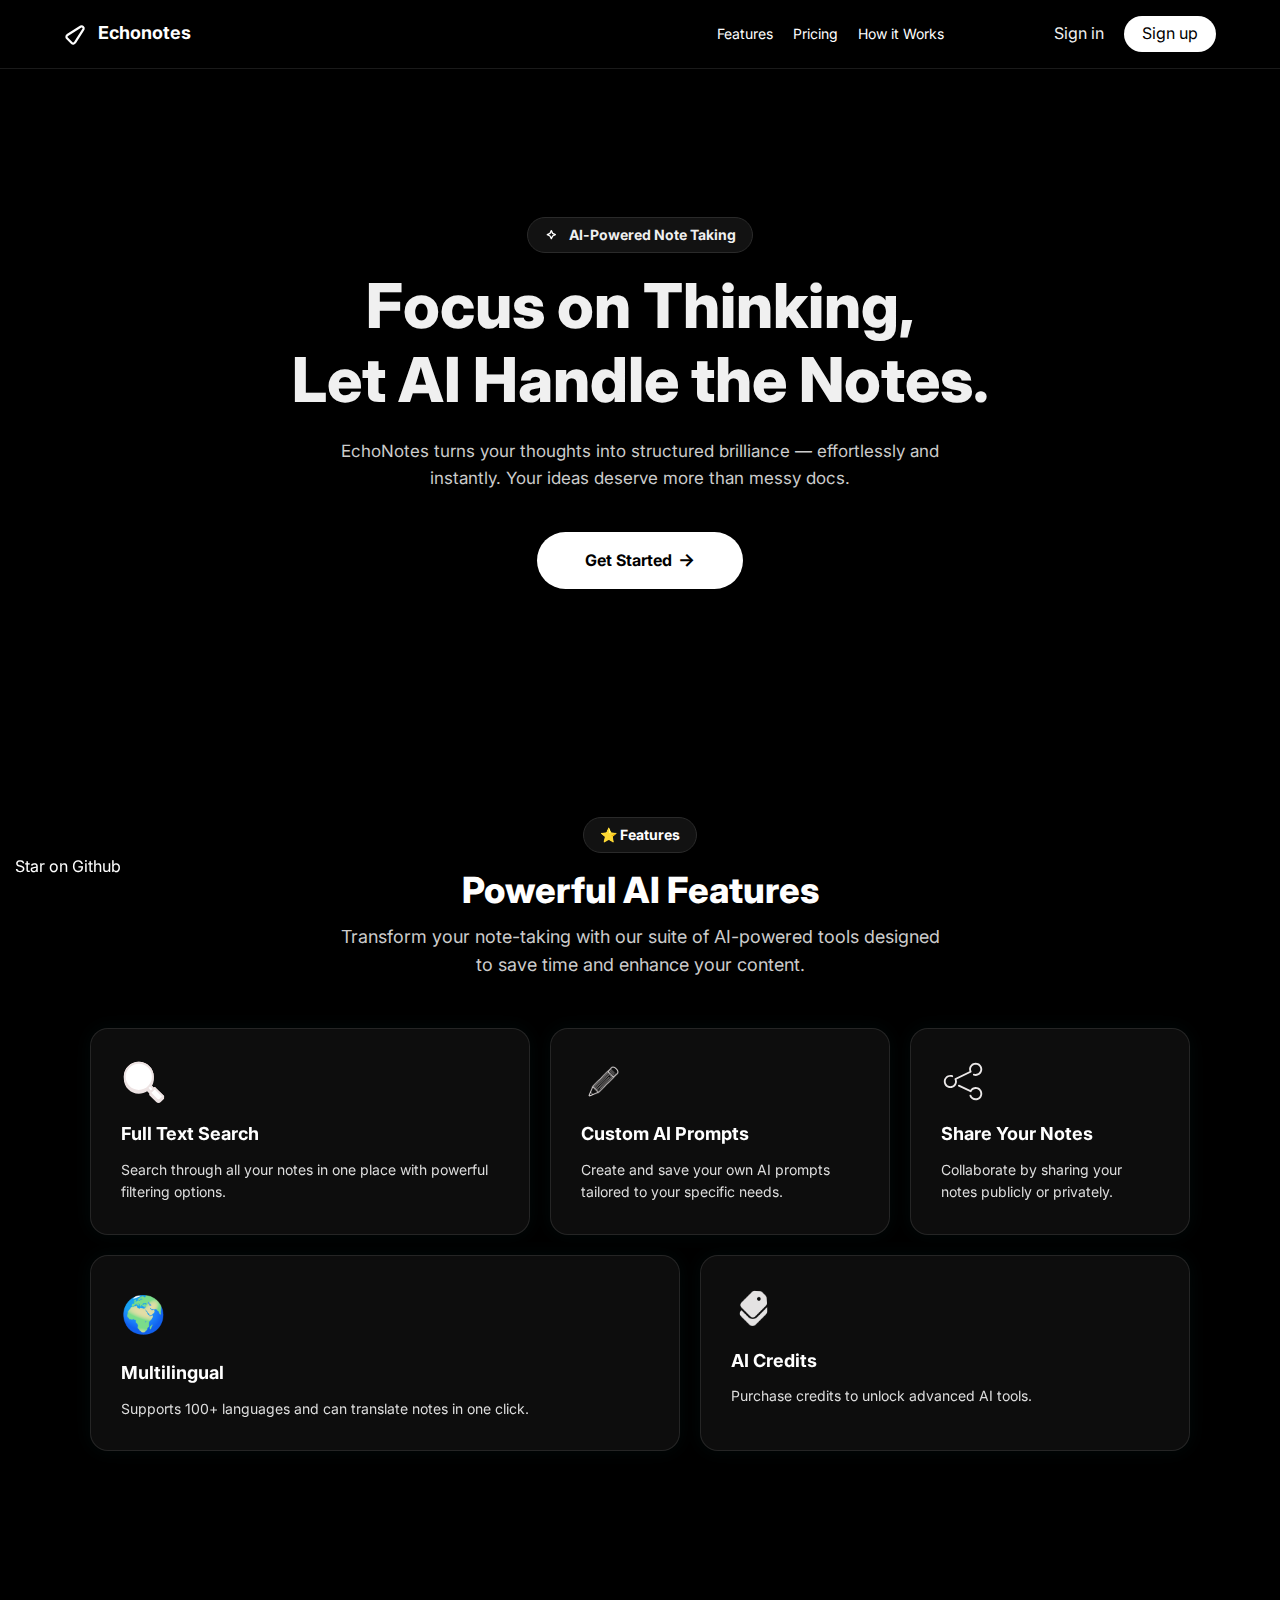
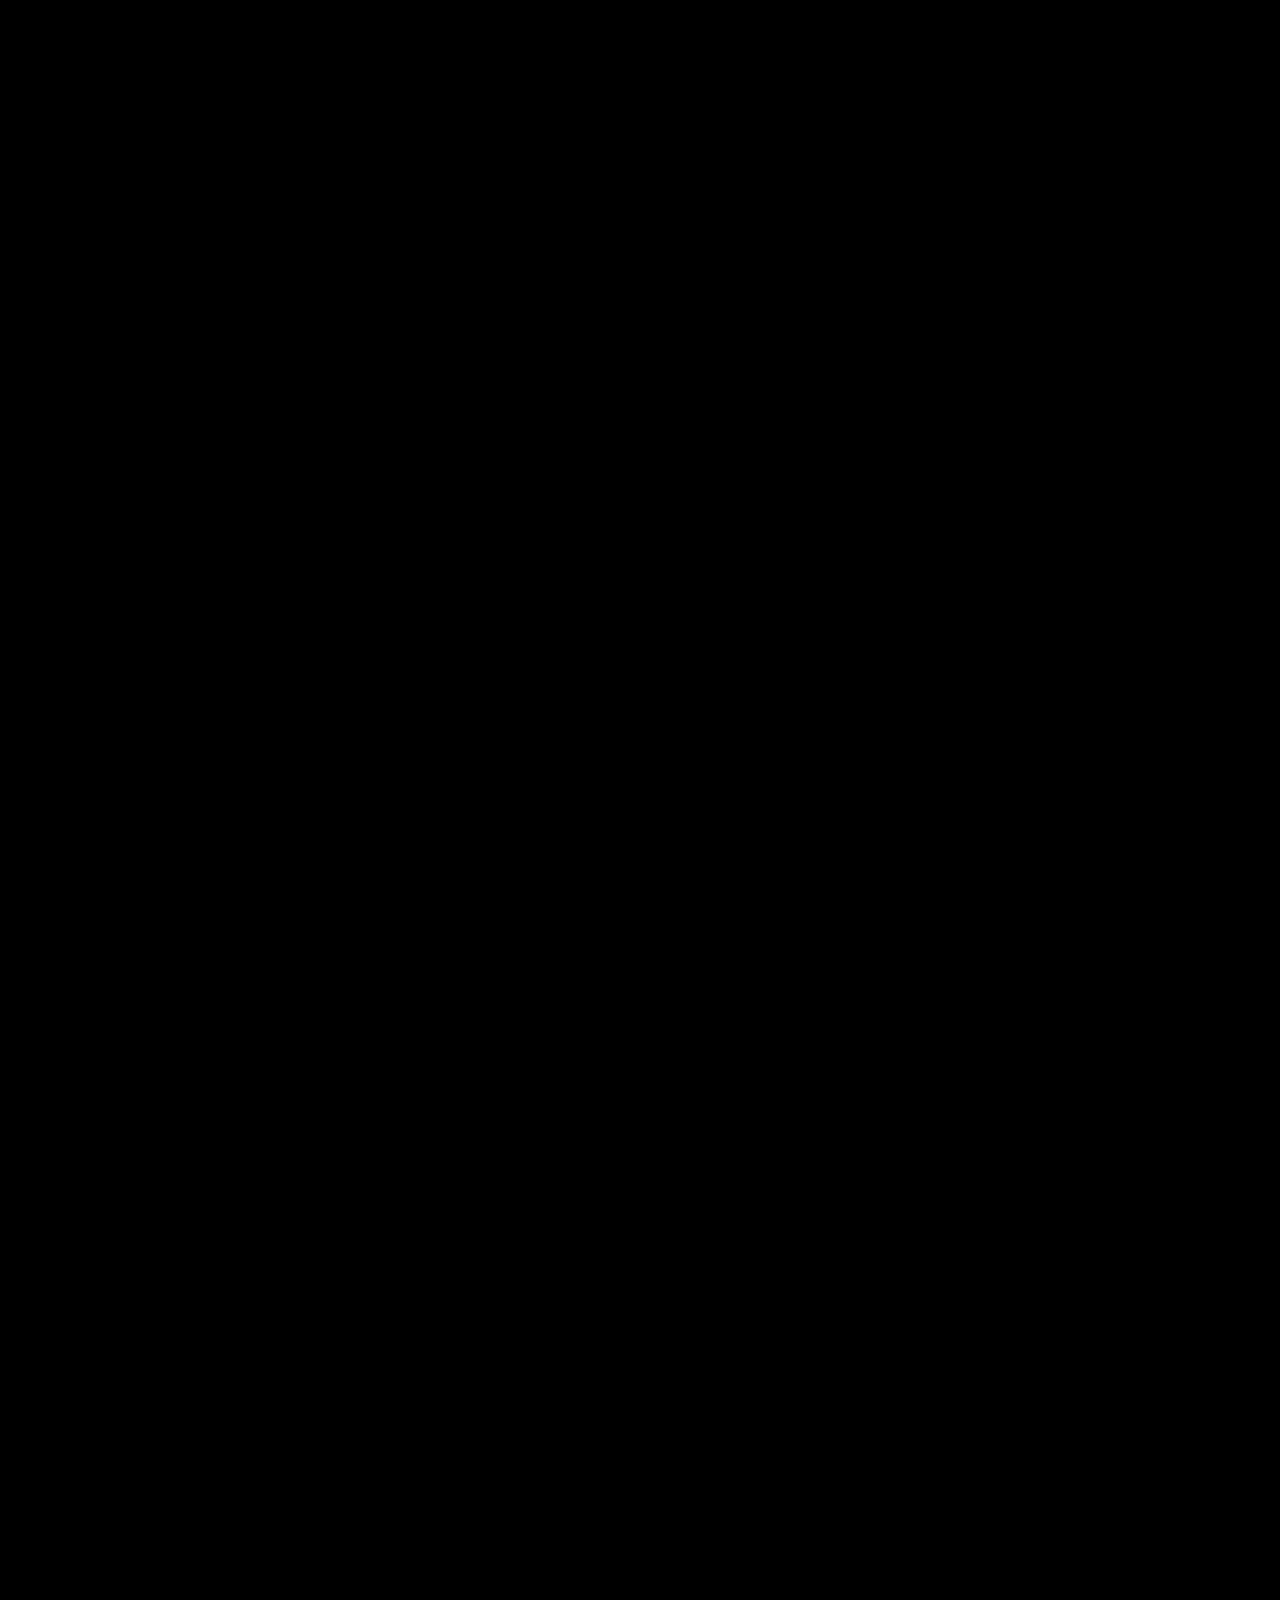
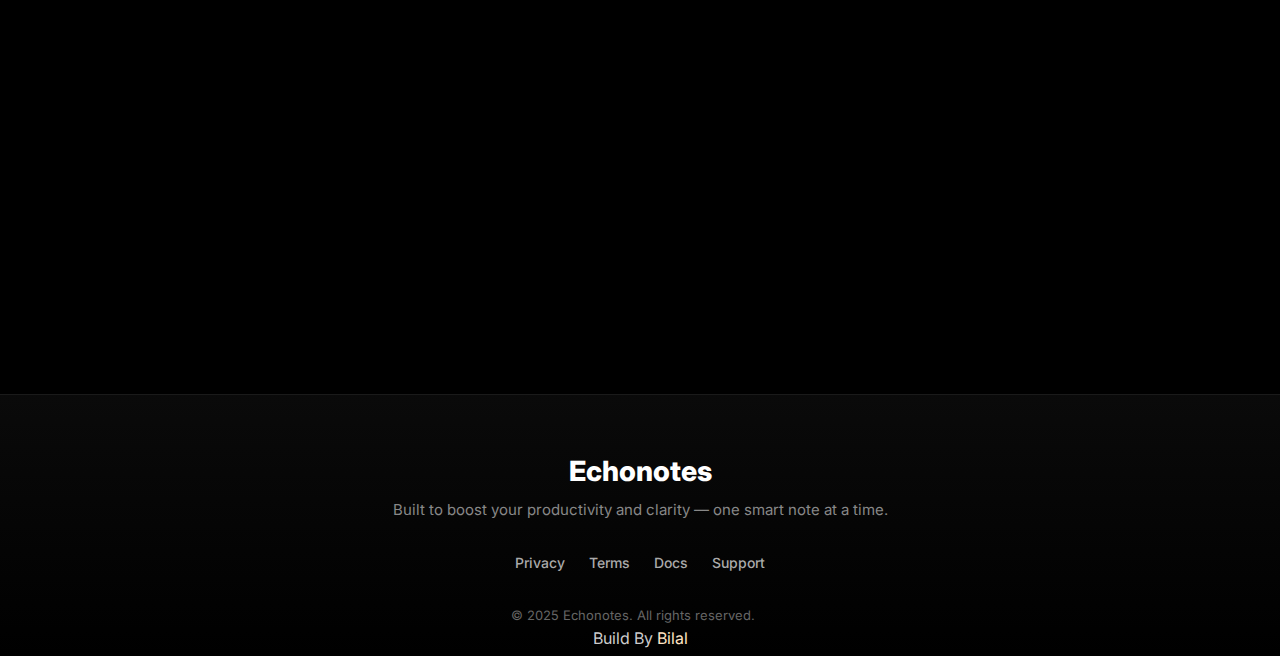
<file: index.html>
<!DOCTYPE html>
<html lang="en">
<head>
  <meta charset="UTF-8">
  <meta name="viewport" content="width=device-width, initial-scale=1.0">
  <title>Echonotes – Capture, Organize, Elevate</title>
  <!-- Style Sheet -->
  <link rel="stylesheet" href="style.css">
  <link rel="stylesheet" href="responsive.css">
  <!-- Favicon -->
  <link rel="shortcut icon" href="./assets/notes.png" type="image/x-icon">
  <!-- Google Fonts -->
  <link href="https://fonts.googleapis.com/css2?family=Inter:wght@400;600;700&display=swap" rel="stylesheet">
</head>
<body>
  <!-- <div class="container"> -->
  <nav class="navbar">
  <div class="logo" onclick="refresh()">
    <!-- Pencil Icon -->
    <svg xmlns="http://www.w3.org/2000/svg" fill="none" viewBox="0 0 24 24">
      <path stroke-linecap="round" stroke-linejoin="round"
        d="M16.862 4.487a2.032 2.032 0 0 1 2.65 2.65L10.955 20.55a2.032 2.032 0 0 1-3.199.408L3.05 16.25a2.032 2.032 0 0 1 .408-3.2L16.862 4.487Z" />
    </svg>
    <span>Echonotes</span>
  </div>

  <!-- Hamburger -->
  <div class="hamburger" id="hamburger">
    <span></span>
    <span></span>
    <span></span>
  </div>

  <!-- nav menu (links + buttons) -->
  <div class="nav-menu" id="navMenu">
    <div class="navLinks">
      <a href="#features">Features</a>
        <a href="#pricing">Pricing</a>
      <a href="#howItWorks">How it Works</a>
    </div>
    <div class="nav-buttons">
      <a href="signUp.html">Sign in</a>
      <a href="signUp.html" class="signup-button">Sign up</a>
    </div>
  </div>
</nav>


   <section class="hero fade-in">
    <div class="badge">
      <!-- Sparkles icon -->
      <svg xmlns="http://www.w3.org/2000/svg" fill="none" viewBox="0 0 24 24" stroke="white">
        <path stroke-linecap="round" stroke-linejoin="round" stroke-width="2" d="M9 12l2 4 2-4 4-2-4-2-2-4-2 4-4 2 4 2z" />
      </svg>
      AI-Powered Note Taking
    </div>

    <h1 class="hero-title">Focus on Thinking,<br>Let AI Handle the Notes.</h1>
    <p class="hero-subtitle">EchoNotes turns your thoughts into structured brilliance — effortlessly and instantly.  Your ideas deserve more than messy docs.
      </p>

    <a href="noteHolder.html" class="hero-button">
      Get Started <span class="arrow">→</span>
    </a>
  </section>

  <section class="features-section hidden-section" id="features">
  <div class="badge">⭐ Features</div>
  <h2 class="features-title">Powerful AI Features</h2>
  <p class="features-subtitle">Transform your note-taking with our suite of AI-powered tools designed to save time and enhance your content.</p>

  <div class="features-grid">
    <div class="feature-card large">
      <div class="feature-icon"> <img src="./assets/icons8-search.svg" alt=""></div>
      <div class="feature-title">Full Text Search</div>
      <div class="feature-desc">Search through all your notes in one place with powerful filtering options.</div>
    </div>

    <div class="feature-card small">
      <div class="feature-icon"><img src="./assets/icons8-pencil-100.png" alt=""></div>
      <div class="feature-title">Custom AI Prompts</div>
      <div class="feature-desc">Create and save your own AI prompts tailored to your specific needs.</div>
    </div>

    <div class="feature-card">
      <div class="feature-icon"><img src="./assets/icons8-share.svg" alt=""></div>
      <div class="feature-title">Share Your Notes</div>
      <div class="feature-desc">Collaborate by sharing your notes publicly or privately.</div>
    </div>

    <div class="feature-card large">
      <div class="feature-icon">🌍</div>
      <div class="feature-title">Multilingual</div>
      <div class="feature-desc">Supports 100+ languages and can translate notes in one click.</div>
    </div>

    <div class="feature-card small">
      <div class="feature-icon"><img src="./assets/icons8-pricing-64.png" alt=""></div>
      <div class="feature-title">AI Credits</div>
      <div class="feature-desc">Purchase credits to unlock advanced AI tools.</div>
    </div>
  </div>
</section>



  <section class="how-it-works hidden-section" id="howItWorks">
  <p class="label">🚀 Simple Process</p>
  <h2>How It Works</h2>
  <p class="subtext">Getting started with Notes AI is simple. Create, enhance, and organize your notes in just a few steps.</p>
  <div class="steps">
    <div class="step">
      <div class="circle">1</div>
      <h4>Create a Note</h4>
      <p>Start writing your thoughts in our clean, distraction-free editor.</p>
    </div>
    <div class="step">
      <div class="circle">2</div>
      <h4>Enhance with AI</h4>
      <p>Use AI to summarize, translate, or improve your notes instantly.</p>
    </div>
    <div class="step">
      <div class="circle">3</div>
      <h4>Organize & Find</h4>
      <p>Tag or favorite your notes for easy organization and retrieval.</p>
    </div>
  </div>
</section>


<section class="pricing-section hidden-section" id="pricing">
  <div class="badge">💸 Pricing</div>
  <h2 class="pricing-title">Choose Your Plan</h2>
  <p class="pricing-subtitle">Whether you're just starting or scaling, we’ve got a plan for you.</p>

  <div class="pricing-cards">
    <!-- Free Plan -->
    <div class="pricing-card">
      <h3 class="plan-name">Free</h3>
      <p class="plan-price">$0<span>/mo</span></p>
      <ul class="plan-features">
        <li>✔ Basic AI Tools</li>
        <li>✔ 10 Notes / mo</li>
        <li>✔ Community Support</li>
      </ul>
      <a href="#" class="plan-btn">Get Started</a>
    </div>

    <!-- Pro Plan (Highlighted) -->
    <div class="pricing-card recommended">
      <div class="recommended-badge">Popular</div>
      <h3 class="plan-name">Pro</h3>
      <p class="plan-price">$9<span>/mo</span></p>
      <ul class="plan-features">
        <li>✔ All Free Features</li>
        <li>✔ Unlimited Notes</li>
        <li>✔ Custom AI Prompts</li>
        <li>✔ Priority Support</li>
      </ul>
      <a href="#" class="plan-btn">Upgrade</a>
    </div>

    <!-- Premium Plan -->
    <div class="pricing-card">
      <h3 class="plan-name">Premium</h3>
      <p class="plan-price">$19<span>/mo</span></p>
      <ul class="plan-features">
        <li>✔ All Pro Features</li>
        <li>✔ Team Collaboration</li>
        <li>✔ AI Assistant Access</li>
        <li>✔ Early Feature Access</li>
      </ul>
      <a href="#" class="plan-btn">Go Premium</a>
    </div>
  </div>
</section>


<section class="cta hidden-section">
  <p class="cta-label">✨ Start Today</p>
  <h2 class="cta-heading">
    Ready to Transform<br>Your Note-Taking?
  </h2>
  <p class="cta-subtext">
    Join thousands of users who've upgraded their notes using AI tools built for productivity.
  </p>
  <button class="cta-button" onclick="document.location.href = 'noteHolder.html';">Get Started for Free →</button>
</section>
  <!-- </div> -->


  <footer class="footer">
  <div class="footer-content">
    <h3 class="footer-logo">Echonotes</h3>
    <p class="footer-tagline">Built to boost your productivity and clarity — one smart note at a time.</p>
    <div class="footer-links">
      <a href="#">Privacy</a>
      <a href="#">Terms</a>
      <a href="#">Docs</a>
      <a href="#">Support</a>
    </div>
    <p class="footer-copy">© 2025 Echonotes. All rights reserved.</p>
    <p>Build By <span style="color: bisque;">Bilal</span></p>
  </div>
</footer>

<a href="https://github.com/byllzz" target="_blank" rel="noopener noreferrer" aria-label="GitHub" class="floating-btn-git">Star on Github</a>

<script src="script.js"></script>
</body>
</html>
</file>
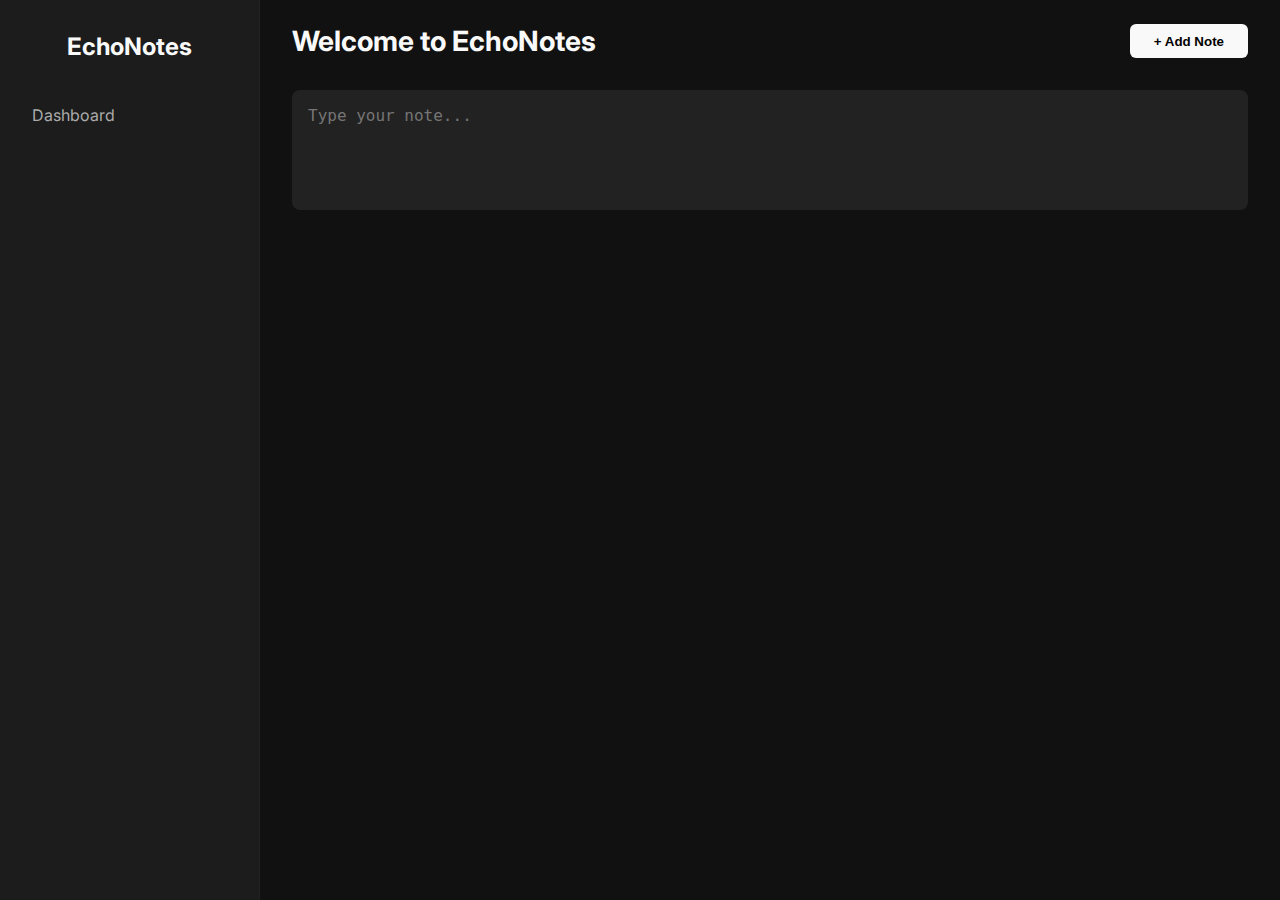
<file: noteHolder.html>
<!DOCTYPE html>
<html lang="en">
<head>
  <meta charset="UTF-8" />
  <meta name="viewport" content="width=device-width, initial-scale=1.0"/>
  <title>Notes - Echonotes</title>
  <link href="https://fonts.googleapis.com/css2?family=Inter:wght@400;600;700&display=swap" rel="stylesheet">
  <link rel="shortcut icon" href="./assets/notes.png" type="image/x-icon">
  <style>
    :root {
      --bg: #111;
      --bg-secondary: #1c1c1c;
      --accent: #f9f9f9;
      --text: #f0f0f0;
      --muted: #aaa;
    }

    * {
      margin: 0;
      padding: 0;
      box-sizing: border-box;
    }

    body {
      font-family: 'Inter', sans-serif;
      background-color: var(--bg);
      color: var(--text);
      display: flex;
      height: 100vh;
      overflow: hidden;
    }

    .sidebar {
      width: 260px;
      background-color: var(--bg-secondary);
      border-right: 1px solid #222;
      padding: 2rem 1rem;
      display: flex;
      flex-direction: column;
      justify-content: space-between;
      transition: transform 0.3s ease-in-out;
    }

    .sidebar h2 {
      font-size: 1.5rem;
      color: var(--accent);
      text-align: center;
      margin-bottom: 2rem;
    }

    .nav-links a {
      display: flex;
      align-items: center;
      gap: 10px;
      color: var(--muted);
      text-decoration: none;
      padding: 0.75rem 1rem;
      border-radius: 6px;
      transition: 0.2s;
    }

    .nav-links a:hover {
      background-color: #2a2a2a;
      color: var(--text);
    }

    .main {
      flex: 1;
      display: flex;
      flex-direction: column;
      padding: 1.5rem 2rem;
      overflow-y: auto;
    }

    .header {
      display: flex;
      justify-content: space-between;
      align-items: center;
      margin-bottom: 2rem;
      flex-wrap: wrap;
      gap: 1rem;
    }

    .header h1 {
      font-size: 1.75rem;
      color: var(--accent);
    }

    .note-input {
      display: flex;
      flex-direction: column;
      gap: 1rem;
      margin-bottom: 2rem;
    }

    textarea {
      width: 100%;
      background-color: #222;
      color: #fff;
      padding: 1rem;
      font-size: 1rem;
      border: none;
      border-radius: 8px;
      resize: none;
      height: 120px;
    }

    button {
      padding: 0.6rem 1.5rem;
      background-color: var(--accent);
      border: none;
      color: #000;
      font-weight: bold;
      border-radius: 6px;
      cursor: pointer;
    }

    .notes-list {
      display: flex;
      flex-direction: column;
      gap: 1rem;
    }

    .note-card {
      background-color: var(--bg-secondary);
      padding: 1rem;
      border-radius: 10px;
      border: 1px solid #2c2c2c;
      position: relative;
    }

    .note-card small {
      color: var(--muted);
      display: block;
      margin-bottom: 0.5rem;
    }

    .note-card .actions {
      position: absolute;
      top: 10px;
      right: 10px;
      display: flex;
      gap: 10px;
    }

    .note-card .actions button {
      background: none;
      color: var(--muted);
      font-size: 1.1rem;
    }

    @media (max-width: 768px) {
      body {
        flex-direction: column;
      }

      .sidebar {
        width: 100%;
        flex-direction: row;
        overflow-x: auto;
        border-right: none;
        border-bottom: 1px solid #222;
      }

      .sidebar h2 {
        display: none;
      }

      .nav-links {
        display: flex;
        flex-direction: row;
        flex-wrap: nowrap;
        gap: 1rem;
        overflow-x: auto;
        padding: 0 1rem;
      }

      .main {
        padding: 1rem;
        flex: 1;
      }
    }
  </style>
</head>
<body>
  <aside class="sidebar">
    <div>
      <h2>EchoNotes</h2>
      <nav class="nav-links">
        <a href="index.html">Dashboard</a>
      </nav>
    </div>
  </aside>

  <main class="main">
    <div class="header">
      <h1>Welcome to EchoNotes</h1>
      <button id="add-note-btn">+ Add Note</button>
    </div>
    <div class="note-input">
      <textarea id="note-input" placeholder="Type your note..."></textarea>
    </div>
    <div class="notes-list" id="notes-list">
      <!-- Notes will go here -->
    </div>
  </main>

  <script>
    const noteInput = document.getElementById('note-input');
    const addNoteBtn = document.getElementById('add-note-btn');
    const notesList = document.getElementById('notes-list');
    let notes = JSON.parse(localStorage.getItem('notes')) || [];

    const renderNotes = () => {
      notesList.innerHTML = '';
      notes.forEach((note, i) => {
        const card = document.createElement('div');
        card.className = 'note-card';
        card.innerHTML = `
          <small>${new Date(note.date).toLocaleString()}</small>
          <p>${note.text}</p>
          <div class="actions">
            <button onclick="editNote(${i})">✏️</button>
            <button onclick="deleteNote(${i})">🗑️</button>
          </div>
        `;
        notesList.appendChild(card);
      });
    };

    const addNote = () => {
      const text = noteInput.value.trim();
      if (text) {
        notes.unshift({ text, date: new Date() });
        noteInput.value = '';
        localStorage.setItem('notes', JSON.stringify(notes));
        renderNotes();
      }
    };

    const editNote = (i) => {
      const newText = prompt('Edit your note:', notes[i].text);
      if (newText !== null) {
        notes[i].text = newText;
        localStorage.setItem('notes', JSON.stringify(notes));
        renderNotes();
      }
    };

    const deleteNote = (i) => {
      if (confirm('Delete this note?')) {
        notes.splice(i, 1);
        localStorage.setItem('notes', JSON.stringify(notes));
        renderNotes();
      }
    };

    addNoteBtn.addEventListener('click', addNote);
    renderNotes();
  </script>
</body>
</html>
</file>
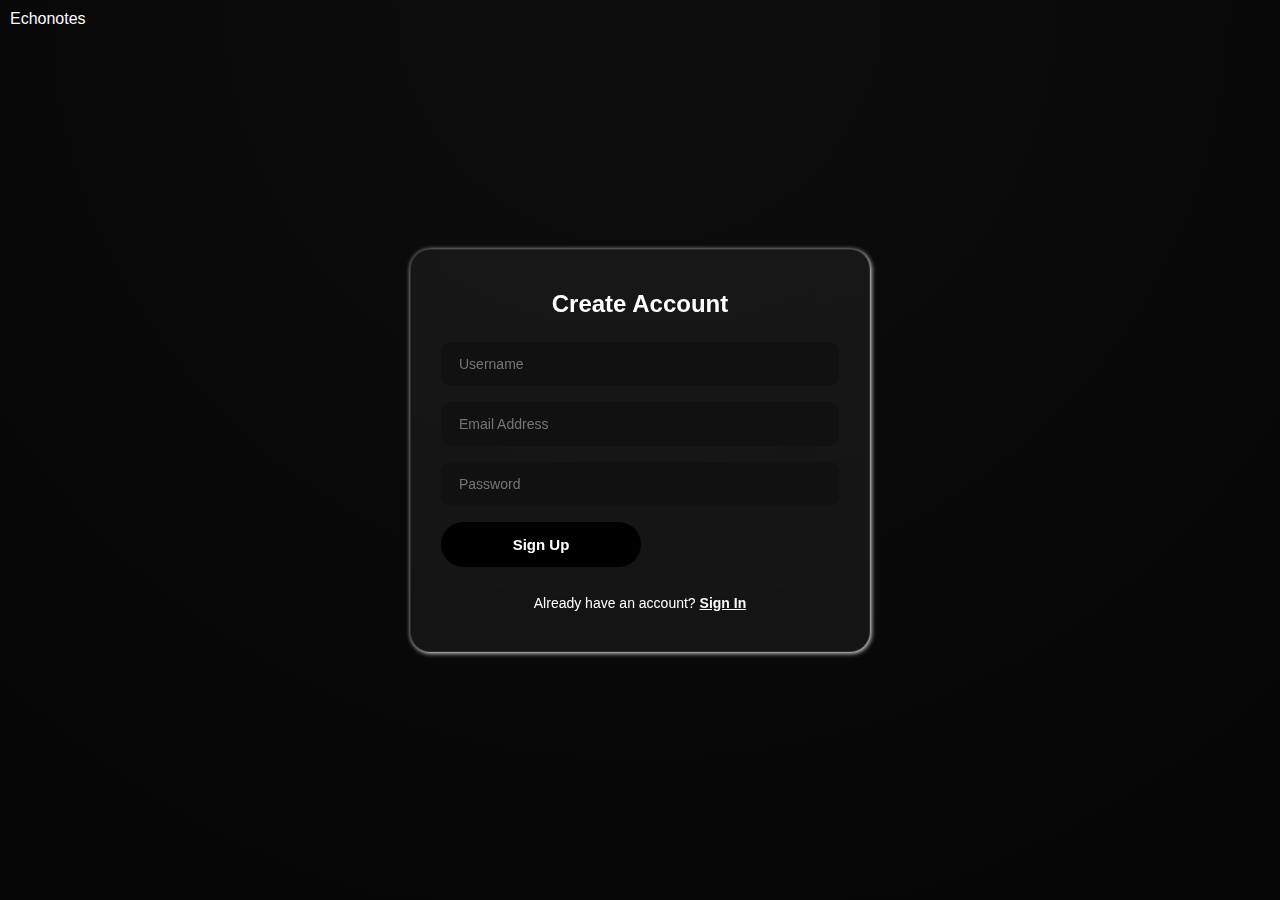
<file: signUp.html>
<!DOCTYPE html>
<html lang="en">
<head>
  <meta charset="UTF-8" />
  <meta name="viewport" content="width=device-width, initial-scale=1.0" />
  <title>Sign Up | EchoNotes</title>
  <link rel="shortcut icon" href="./assets/notes.png" type="image/x-icon">
<style>
  /* Reset */
* {
  margin: 0;
  padding: 0;
  box-sizing: border-box;
}

/* Body and Background */
body {
  font-family: 'Segoe UI', sans-serif;
  background: radial-gradient(circle at top, #0d0d0d, #050505);
  height: 100vh;
  color: white;
  display: flex;
  align-items: center;
  justify-content: center;
  overflow: hidden;
}

/* Container */
.signup-container {
  position: relative;
  width: 100%;
  max-width: 500px;
  padding: 20px;
  z-index: 2;
}

/* Neon Blur Effect Behind Card */
.neon-glow {
  position: absolute;
  width: 350px;
  height: 350px;
  background: #00f0ff;
  filter: blur(120px);
  border-radius: 50%;
  z-index: 1;
  top: 50%;
  left: 50%;
  transform: translate(-50%, -50%);
}

/* Card */
.signup-card {
  position: relative;
  background: rgba(255, 255, 255, 0.05);
  border: 1px solid rgba(255, 255, 255, 0.1);
  backdrop-filter: blur(20px);
  border-radius: 20px;
  padding: 40px 30px;
  box-shadow: 1px 1px 5px #fdfdfd;
  z-index: 3;
}

/* Heading */
.signup-card h2 {
  font-size: 24px;
  margin-bottom: 24px;
  text-align: center;
}

/* Form */
.signup-card form {
  display: flex;
  flex-direction: column;
  gap: 16px;
}

/* Inputs */
.signup-card input {
  padding: 14px 18px;
  border: none;
  border-radius: 10px;
  background-color: #111;
  color: white;
  font-size: 14px;
  outline: 2px solid transparent;
  transition: all 0.3s ease;
}

.signup-card input:focus {
  outline: 2px solid #fdfdfd;
  box-shadow: 0 0 12px #fdfdfd;
}

/* Button */
.signup-card button {
  padding: 14px;
  background:black;
  border: none;
  border-radius: 999px;
  font-weight: bold;
  font-size: 15px;
  cursor: pointer;
  transition: all 0.3s ease;
  color: #fff;
  max-width: 200px;
}

.signup-card button:hover {
  transform: scale(1.05);
  box-shadow: 0 0 18px #fdfdfd;
}

/* Redirect Link */
.redirect {
  text-align: center;
  font-size: 14px;
  margin-top: 12px;
}

.redirect a {
  color: #f9f9f9;
  font-weight: bold;
  text-decoration: underline;
}
.home{
  position: absolute;
  top: 10px;
  left: 10px;
  color: #fdfdfd;
  text-decoration: none;
}

/* Mobile */
@media screen and (max-width: 500px) {
  .signup-card {
    padding: 30px 20px;
  }
}

</style>
</head>
<body>
  <a href="index.html"  class="home">Echonotes</a>
  <div class="signup-container">
    <div class="signup-card">
      <h2>Create Account</h2>
      <form>
        <input type="text" placeholder="Username" required />
        <input type="email" placeholder="Email Address" required />
        <input type="password" placeholder="Password" required />
        <button type="submit">Sign Up</button>
        <p class="redirect">Already have an account? <a href="#">Sign In</a></p>
      </form>
    </div>
  </div>
</body>
</html>
</file>
<file: responsive.css>
@media screen and (max-width:1200px) {
  .navbar{
    padding: 16px 3rem;
  }
}

/* mobile */
@media screen and (max-width:480px) {
  .navbar{
  padding:16px 1.2rem;
  }
  .hero-title{
    font-size: 40px;
  }
  .hero{
    margin-block:2rem ;
  }
  .steps {
  display: flex;
  justify-content: center;
  gap: 20px;}
   .pricing-card {
    width: 80%;
  }
  .cta{
    max-width: 400px;
    padding: 50px 10px;
    margin: 80px auto;
  }
  .cta-heading{
    font-size: 25px;
  }
  .cta-button{
    padding: 14px 28px;
  }
}

@media screen and (max-width:400px) {
  .hero-title{
    font-size: 30px;
  }
  .hero-subtitle{
    font-size: 14px;
  }
  .how-it-works h2{
    font-size: 34px;
  }
  .features-title{
    font-size: 30px;
  }
  .features-subtitle{
    font-size: 14px;
  }
   .pricing-card {
    width: 90%;
  }
   .cta{
    max-width: 370px;
    padding: 40px 10px;
    margin: 80px auto;
  }
    .cta-heading{
    font-size: 23px;
  }
  .cta-subtext{
    font-size:14px ;
  }
  .cta-button{
    padding: 14px 28px;
  }
  .floating-btn {
  position: fixed;
  right: 15px;
  bottom: 20px;
  font-size: 10px;
  padding: 7px 18px;
}
  .floating-btn-git {
  position: fixed;
  right: 15px;
  bottom: 20px;
  font-size: 10px;
  padding: 7px 18px;
}
}
</file>
<file: style.css>
/* ==== CSS RESET (MODERN) ==== */
*,
*::before,
*::after {
  margin: 0;
  padding: 0;
  box-sizing: border-box;
  scroll-behavior: smooth;
}

html:focus-within {
  overflow-x: hidden;
  font-family: var(--font-primary);
}

body {
  min-height: 100vh;
  text-rendering: optimizeSpeed;
  line-height: 1.6;
  font-family: 'Inter', sans-serif;
  background-color:var(--clr-bg);
  color: #f0f0f0;
  font-size: 16px;
    
}

/* ==== ROOT VARIABLES ==== */
:root {
  --font-primary: 'Inter', sans-serif;
  --clr-bg: #000;
  --clr-text: #f0f0f0;
  --transition:all .3s ease forwards;
  --radius : 5px;
}

/* ==== TYPOGRAPHY ==== */
h1, h2, h3, h4, h5, h6 {
  line-height: 1.2;
  font-weight: 700;
}

p {
  max-width: 60ch;
}

a {
  color: var(--clr-light);
  text-decoration: none;
  cursor: pointer;
  transition: var(--transition);
}



/* ==== BUTTON ==== */
button,
.btn {
  border: none;
  cursor: pointer;
  transition: var(--transition);
}

/* ==== IMAGES ==== */
img {
  max-width: 100%;
  display: block;
  object-fit: cover;
}

/* ==== FORM STYLES ==== */
input,
textarea,
select {
  width: 100%;
  padding: 0.75rem 1rem;
  border: 1px solid #333;
  border-radius: var(--radius);
  background: #1a1a1a;
  color: var(--clr-light);
}
input:focus,
textarea:focus,
select:focus {
  outline: 2px solid var(--clr-primary);
}

/* ==== RESPONSIVE TEXT ==== */
h1 {
  font-size: clamp(2rem, 5vw, 3.5rem);
}
h2 {
  font-size: clamp(1.5rem, 4vw, 2.5rem);
}
h3 {
  font-size: clamp(1.25rem, 3vw, 1.75rem);
}

/* ==== SCROLLBAR STYLING ==== */
::-webkit-scrollbar {
  width: 8px;
}
::-webkit-scrollbar-track {
  background: #1a1a1a;
}
::-webkit-scrollbar-thumb {
  background: var(--clr-primary);
  border-radius: 8px;
}

/* ==== ANIMATIONS (Optional) ==== */
.fade-in {
  animation: fadeIn 0.8s ease-in forwards;
}
@keyframes fadeIn {
  0% {
    opacity: 0;
    transform: translateY(15px);
  }
  100% {
    opacity: 1;
    transform: translateY(0);
  }
}


/* ==== CONTAINER ==== */
.container {
  width: 100%;
  max-width: 1260px;
  margin: 0 auto;
}

.navbar {
  display: flex;
  justify-content: space-between;
  align-items: center;
  padding: 16px 4rem;
  background-color: var(--clr-bg);
  border-bottom: 1px solid #1a1a1a;
  position: relative;
  z-index: 10;
}

.logo {
  display: flex;
  align-items: center;
  gap: 10px;
  color: white;
  font-size: 18px;
  font-weight: bold;
  cursor: pointer;
}

.logo svg {
  width: 24px;
  height: 24px;
  stroke: white;
  stroke-width: 2.2;
}

/* Hamburger Icon */
.hamburger {
  display: none;
  flex-direction: column;
  gap: 5px;
  cursor: pointer;
}

.hamburger span {
  width: 25px;
  height: 2px;
  background: white;
  border-radius: 2px;
}

/* Nav Menu */
.nav-menu {
  display: flex;
  align-items: center;
  gap: 30px;
}

/* Nav Links */
.navLinks {
  display: flex;
  gap: 20px;
  margin-right: 5rem;
}

.navLinks a {
  color: white;
  text-decoration: none;
  font-size: 14px;
  transition:all .5s ease;
}
.navLinks a:hover{
  border-bottom: 1px solid #f9f9f9;
}
/* Nav Buttons */
.nav-buttons {
  display: flex;
  align-items: center;
  gap: 20px;
}

.signup-button {
  padding: 5px 18px;
  border-radius: 50px;
  background-color: white;
  color: var(--clr-bg);
}
.signup-button:hover{
  box-shadow: 0 0 15px #fff, 0 0 25px #fff;
}

/* Responsive: Mobile View */
@media (max-width: 768px) {
  .hamburger {
    display: flex;
  }

  .nav-menu {
    display: none;
    flex-direction: column;
    gap: 20px;
    position: absolute;
    top: 100%;
    right: 0;
    background: rgba(255, 255, 255, 0.08);
    backdrop-filter: blur(12px);
    border: 1px solid rgba(255, 255, 255, 0.1);
    border-radius: 10px;
    padding: 20px;
    margin: 10px;
    width: 200px;
    animation: fadeIn 0.3s ease;
  }

  .nav-menu.open {
    display: flex;
  }

  .navLinks,
  .nav-buttons {
    flex-direction: column;
    gap: 10px;
    align-items: flex-start;
  }
}


    /* hero section */
      .hero {
      display: flex;
      flex-direction: column;
      align-items: center;
      justify-content: center;
      text-align: center;
      padding: 100px 20px;
      background-color: #000;
      margin-block: 3rem;
    }

    .badge {
      display: inline-block;
      background-color: #121212;
      padding: 6px 16px;
      border-radius: 20px;
      font-size: 14px;
      font-weight: bold;
      margin-bottom: 20px;
      border: 1px solid #2a2a2a;
    }

    .badge svg {
      width: 16px;
      height: 16px;
      vertical-align: middle;
      margin-right: 6px;
    }

    .hero-title {
      font-size: 62px;
      font-weight: 800;
      margin: 0;
      line-height: 1.2;
    }

    .hero-subtitle {
      font-size: 17px;
      color: #cccccc;
      margin: 20px 0 40px;
      max-width: 600px;
    }

    .hero-button {
      background-color: white;
      color: black;
      padding: 14px 48px;
      border-radius: 999px;
      font-weight: bold;
      font-size: 16px;
      text-decoration: none;
      display: inline-flex;
      align-items: center;
      gap: 6px;
      transition: background 0.2s ease;
    }

    .hero-button:hover {
      box-shadow: 0 0 15px #fff, 0 0 25px #fff;
    }

    .arrow {
      font-size: 18px;
    }


/* cards */

    .features-section {
  padding: 80px 20px;
  text-align: center;
  background-color: #000;
  color: white;
}

.badge {
  display: inline-block;
  background-color: #121212;
  padding: 6px 16px;
  border-radius: 20px;
  font-size: 14px;
  font-weight: bold;
  margin-bottom: 16px;
  border: 1px solid #2a2a2a;
}

.features-title {
  font-size: 36px;
  font-weight: 800;
  margin-bottom: 10px;
}

.features-subtitle {
  color: #cccccc;
  font-size: 18px;
  margin-bottom: 48px;
  max-width: 600px;
  margin-left: auto;
  margin-right: auto;
}

.features-grid {
  display: flex;
  flex-wrap: wrap;
  justify-content: center;
  gap: 20px;
  max-width: 1100px;
  margin: 0 auto;
}

.feature-card {
  background: rgba(255, 255, 255, 0.05);
  backdrop-filter: blur(12px);
  border: 1px solid rgba(255, 255, 255, 0.1);
  border-radius: 18px;
  padding: 30px;
  width: 280px;
  box-shadow: 0 0 20px rgba(0, 255, 255, 0.04);
  text-align: left;
  transition: transform 0.3s ease, box-shadow 0.3s ease;
  position: relative;
}

/* Hover effect */
.feature-card:hover {
  transform: translateY(-8px);
  box-shadow: 0 0 10px #ccc;
}

.feature-icon {
  font-size: 36px;
  margin-bottom: 16px;
}
.feature-icon img{
  height: 45px;
}

/* Card Sizes */
.feature-card.large {
  width: 340px;
  flex: 1 1 340px;
}

.feature-card.small {
  width: 240px;
  flex: 1 1 240px;
}

/* Text styling */
.feature-title {
  font-weight: bold;
  font-size: 18px;
  margin-bottom: 10px;
}

.feature-desc {
  font-size: 14px;
  color: #dddddd;
}

/* Responsive */
@media (max-width: 768px) {
  .feature-card,
  .feature-card.large,
  .feature-card.small {
    width: 100%;
  }
}



/* how it works */
    .how-it-works {
  text-align: center;
  padding: 100px 20px;
  background: linear-gradient(to bottom, #000, #0a0a0a);
}

.label {
  font-size: 14px;
  color: #ccc;
  background: #111;
  display: inline-block;
  padding: 5px 12px;
  border-radius: 12px;
  margin-bottom: 20px;
}

.how-it-works h2 {
  font-size: 36px;
  margin: 10px 0;
}

.subtext {
  max-width: 600px;
  margin: 0 auto 40px;
  font-size: 16px;
  color: #aaa;
}

.steps {
  display: flex;
  justify-content: center;
  gap: 50px;
  flex-wrap: wrap;
  margin-top: 30px;
}

.step {
  max-width: 280px;
  display: flex;
  flex-direction: column;
  align-items: center;
  gap: 5px;
   background: rgba(255, 255, 255, 0.05);
  backdrop-filter: blur(14px);
  padding: 30px 20px;
  border-radius: 20px;
}

.circle {
  width: 70px;
  height: 70px;
  background: white;
  color: black;
  border-radius: 50%;
  margin: 0 auto 15px;
  font-weight: bold;
  display: flex;
  justify-content: center;
  align-items: center;
  box-shadow: 0 4px 10px rgba(255, 255, 255, 0.1);
  font-size: 25px;
  transition: all .2s ease;
  cursor: pointer;
}
.circle:hover{
   box-shadow: 0 0 15px #fff, 0 0 25px #fff;
}
.step h4{
  margin-bottom: 10px;
}

/* pricing */
.pricing-section {
  padding: 100px 20px;
  background-color: #000;
  text-align: center;
  color: white;
}

.pricing-section .badge {
  display: inline-block;
  background-color: #121212;
  padding: 6px 16px;
  border-radius: 20px;
  font-size: 14px;
  font-weight: bold;
  margin-bottom: 16px;
  border: 1px solid #2a2a2a;
}

.pricing-title {
  font-size: 36px;
  font-weight: 800;
  margin-bottom: 10px;
}

.pricing-subtitle {
  color: #ccc;
  font-size: 16px;
  max-width: 600px;
  margin: 0 auto 50px;
}

.pricing-cards {
  display: flex;
  flex-wrap: wrap;
  gap: 30px;
  justify-content: center;
  max-width: 1100px;
  margin: 0 auto;
}

.pricing-card {
  background: rgba(255, 255, 255, 0.05);
  backdrop-filter: blur(14px);
  border: 1px solid rgba(255, 255, 255, 0.08);
  border-radius: 18px;
  padding: 40px 30px;
  width: 300px;
  transition: transform 0.2s ease, box-shadow 0.3s ease;
  position: relative;
}

.pricing-card:hover {
  transform: translateY(-3px);
  box-shadow: 0 0 8px #ccc;
}

.plan-name {
  font-size: 24px;
  font-weight: bold;
  margin-bottom: 10px;
}

.plan-price {
  font-size: 32px;
  font-weight: 700;
  margin-bottom: 20px;
}

.plan-price span {
  font-size: 14px;
  color: #aaa;
}

.plan-features {
  list-style: none;
  padding: 0;
  margin-bottom: 30px;
  color: #ccc;
  text-align: left;
}

.plan-features li {
  margin-bottom: 10px;
  font-size: 14px;
}

.plan-btn {
  display: inline-block;
  background-color: #fff;
  color: #000;
  padding: 10px 24px;
  border-radius: 50px;
  text-decoration: none;
  transition: background 0.3s ease;
}

.plan-btn:hover {
  box-shadow: 0 0 15px #fff, 0 0 25px #fff;
}

/* Recommended Plan Style */
.recommended {
  border: 2px solid blue;
  background: rgba(0, 255, 255, 0.05);
}

.recommended-badge {
  position: absolute;
  top: -14px;
  left: 50%;
  transform: translateX(-50%);
  background-color: blue;
  color: var(--clr-text);
  font-weight: 700;
  padding: 4px 16px;
  font-size: 12px;
  border-radius: 12px;
}

@media (max-width: 768px) {
  .pricing-card {
    width: 100%;
  }
}



/* cta */
.cta {
  background: linear-gradient(to right, #0f0f0f, #000000);
  border: 1px solid #1a1a1a;
  padding: 70px 20px;
  border-radius: 20px;
  text-align: center;
  margin: 80px auto;
  box-shadow: 0 0 20px rgba(255, 255, 255, 0.05);
  width: 100%;
  max-width: 800px;
}

.cta-label {
  font-size: 14px;
  color: #bbb;
  background-color: #111;
  display: inline-block;
  padding: 6px 14px;
  border-radius: 999px;
  margin-bottom: 20px;
  font-weight: 500;
  letter-spacing: 0.5px;
}

.cta-heading {
  font-size: 36px;
  line-height: 1.4;
  color: #fff;
  margin: 10px 0 20px;
  font-weight: 700;
}

.cta-subtext {
  color: #ccc;
  max-width: 600px;
  margin: 0 auto 40px;
  font-size: 16px;
  line-height: 1.6;
}

.cta-button {
  background-color: #ffffff;
  color: #000000;
  padding: 14px 32px;
  border: none;
  border-radius: 999px;
  font-size: 16px;
  font-weight: 600;
  cursor: pointer;
  transition: all 0.3s ease;
}

.cta-button:hover {
 box-shadow: 0 0 15px #fff, 0 0 25px #fff;
}




 .footer {
  background: linear-gradient(180deg, #0a0a0a 0%, #000000 100%);
  padding: 60px 20px 5px 20px;
  border-top: 1px solid #1a1a1a;
  color: #ccc;
  font-family: 'Inter', sans-serif;
 display: flex;
 flex-direction: column;
 align-items: center;
}

.footer-content {
  max-width: 1000px;
  margin: 0 auto;
  text-align: center;
}

.footer-logo {
  font-size: 28px;
  font-weight: 800;
  color: white;
  margin-bottom: 10px;
}

.footer-tagline {
  font-size: 15px;
  color: #888;
  margin-bottom: 30px;
  max-width: 600px;
  margin-left: auto;
  margin-right: auto;
}

.footer-links {
  display: flex;
  justify-content: center;
  flex-wrap: wrap;
  gap: 24px;
  margin-bottom: 30px;
}

.footer-links a {
  color: #aaa;
  text-decoration: none;
  font-weight: 500;
  font-size: 14px;
  position: relative;
  transition: all 0.3s ease;
}

.footer-links a::after {
  content: "";
  position: absolute;
  width: 0%;
  height: 2px;
  bottom: -4px;
  left: 0;
  background: #fdfdfd;
  transition: width 0.3s ease;
}

.footer-links a:hover {
  color: #ffff;
}

.footer-links a:hover::after {
  width: 100%;
}

.footer-copy {
  font-size: 13px;
  color: #666;
  margin-top: 10px;
}



.floating-btn-git {
  position: fixed;
  left: 15px;
  bottom: 20px;
  color: white;
  z-index: 1000;
}
.floating-btn-git:hover {
  text-decoration: dashed !important;
}


/* for transitions for sections */
.hidden-section {
  opacity: 0;
  transform: translateY(50px);
  transition: opacity 0.6s ease-out, transform 0.6s ease-out;
}

.hidden-section.show {
  opacity: 1;
  transform: translateY(0);
}
</file>
